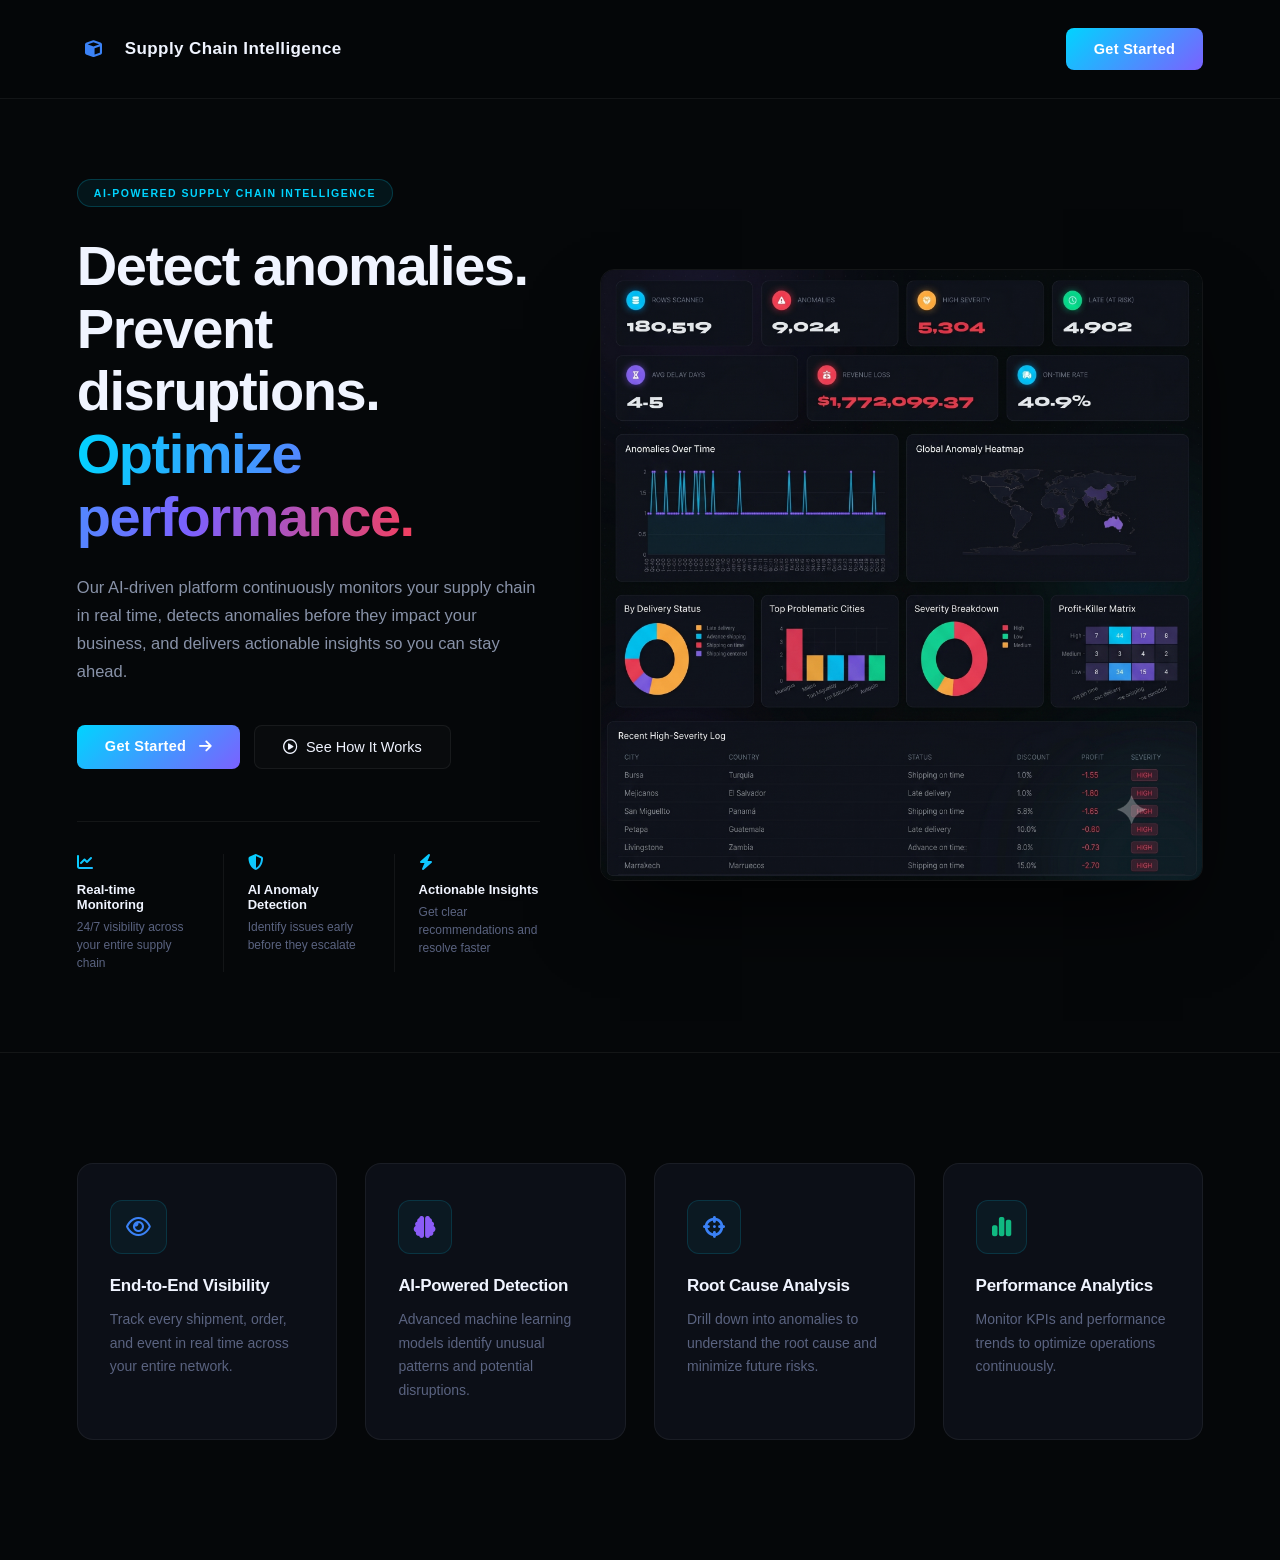
<file: frontend/index.html>
<!DOCTYPE html>
<html lang="en">
<head>
    <meta charset="UTF-8">
    <meta name="viewport" content="width=device-width, initial-scale=1.0">
    <title>Supply Chain Intelligence</title>
    <link rel="stylesheet" href="style.css">
    <!-- FontAwesome for the UI icons -->
    <link href="https://cdnjs.cloudflare.com/ajax/libs/font-awesome/6.4.0/css/all.min.css" rel="stylesheet">
</head>
<body>

    <!-- TOP NAVIGATION -->
    <nav class="navbar">
        <div class="logo">
            <div class="logo-icon">
                <i class="fa-solid fa-cube" style="color: #3B82F6; margin: auto; display: block; text-align: center; line-height: 28px;"></i>
            </div>
            Supply Chain Intelligence
        </div>
        <a href="dashboard.html" class="btn-primary">Get Started</a>
    </nav>

    <!-- DARK HERO SECTION -->
    <header class="hero">
        <div class="hero-content">
            <div class="badge">AI-POWERED SUPPLY CHAIN INTELLIGENCE</div>
            <h1>Detect anomalies.<br>Prevent disruptions.<br><span class="text-gradient">Optimize performance.</span></h1>
            <p>Our AI-driven platform continuously monitors your supply chain in real time, detects anomalies before they impact your business, and delivers actionable insights so you can stay ahead.</p>
            
            <div class="btn-group">
                <a href="dashboard.html" class="btn-primary">Get Started <i class="fa-solid fa-arrow-right" style="margin-left: 8px;"></i></a>
                <a href="how-it-works.html" class="btn-secondary"><i class="fa-regular fa-circle-play"></i> See How It Works</a>
            </div>

            <!-- Mini Features under buttons -->
            <div class="hero-mini-features">
                <div class="mini-feature">
                    <i class="fa-solid fa-chart-line"></i>
                    <h4>Real-time Monitoring</h4>
                    <p>24/7 visibility across your entire supply chain</p>
                </div>
                <div class="mini-feature">
                    <i class="fa-solid fa-shield-halved"></i>
                    <h4>AI Anomaly Detection</h4>
                    <p>Identify issues early before they escalate</p>
                </div>
                <div class="mini-feature">
                    <i class="fa-solid fa-bolt"></i>
                    <h4>Actionable Insights</h4>
                    <p>Get clear recommendations and resolve faster</p>
                </div>
            </div>
        </div>
        
        <div class="hero-image">
            <img src="assets/demo image.png" alt="Dashboard Mockup" class="mockup">
        </div>
    </header>

    <!-- WHITE FEATURES SECTION (Now with exactly 4 cards) -->
    <section class="white-section">
        <div class="features-grid">
            
            <div class="feature-card">
                <div class="icon" style="color: #3B82F6;"><i class="fa-regular fa-eye"></i></div>
                <h3>End-to-End Visibility</h3>
                <p>Track every shipment, order, and event in real time across your entire network.</p>
            </div>

            <div class="feature-card">
                <div class="icon" style="color: #8B5CF6;"><i class="fa-solid fa-brain"></i></div>
                <h3>AI-Powered Detection</h3>
                <p>Advanced machine learning models identify unusual patterns and potential disruptions.</p>
            </div>

            <div class="feature-card">
                <div class="icon" style="color: #3B82F6;"><i class="fa-solid fa-crosshairs"></i></div>
                <h3>Root Cause Analysis</h3>
                <p>Drill down into anomalies to understand the root cause and minimize future risks.</p>
            </div>

            <div class="feature-card">
                <div class="icon" style="color: #10B981;"><i class="fa-solid fa-chart-simple"></i></div>
                <h3>Performance Analytics</h3>
                <p>Monitor KPIs and performance trends to optimize operations continuously.</p>
            </div>

        </div>
    </section>

</body>
</html>
</file>
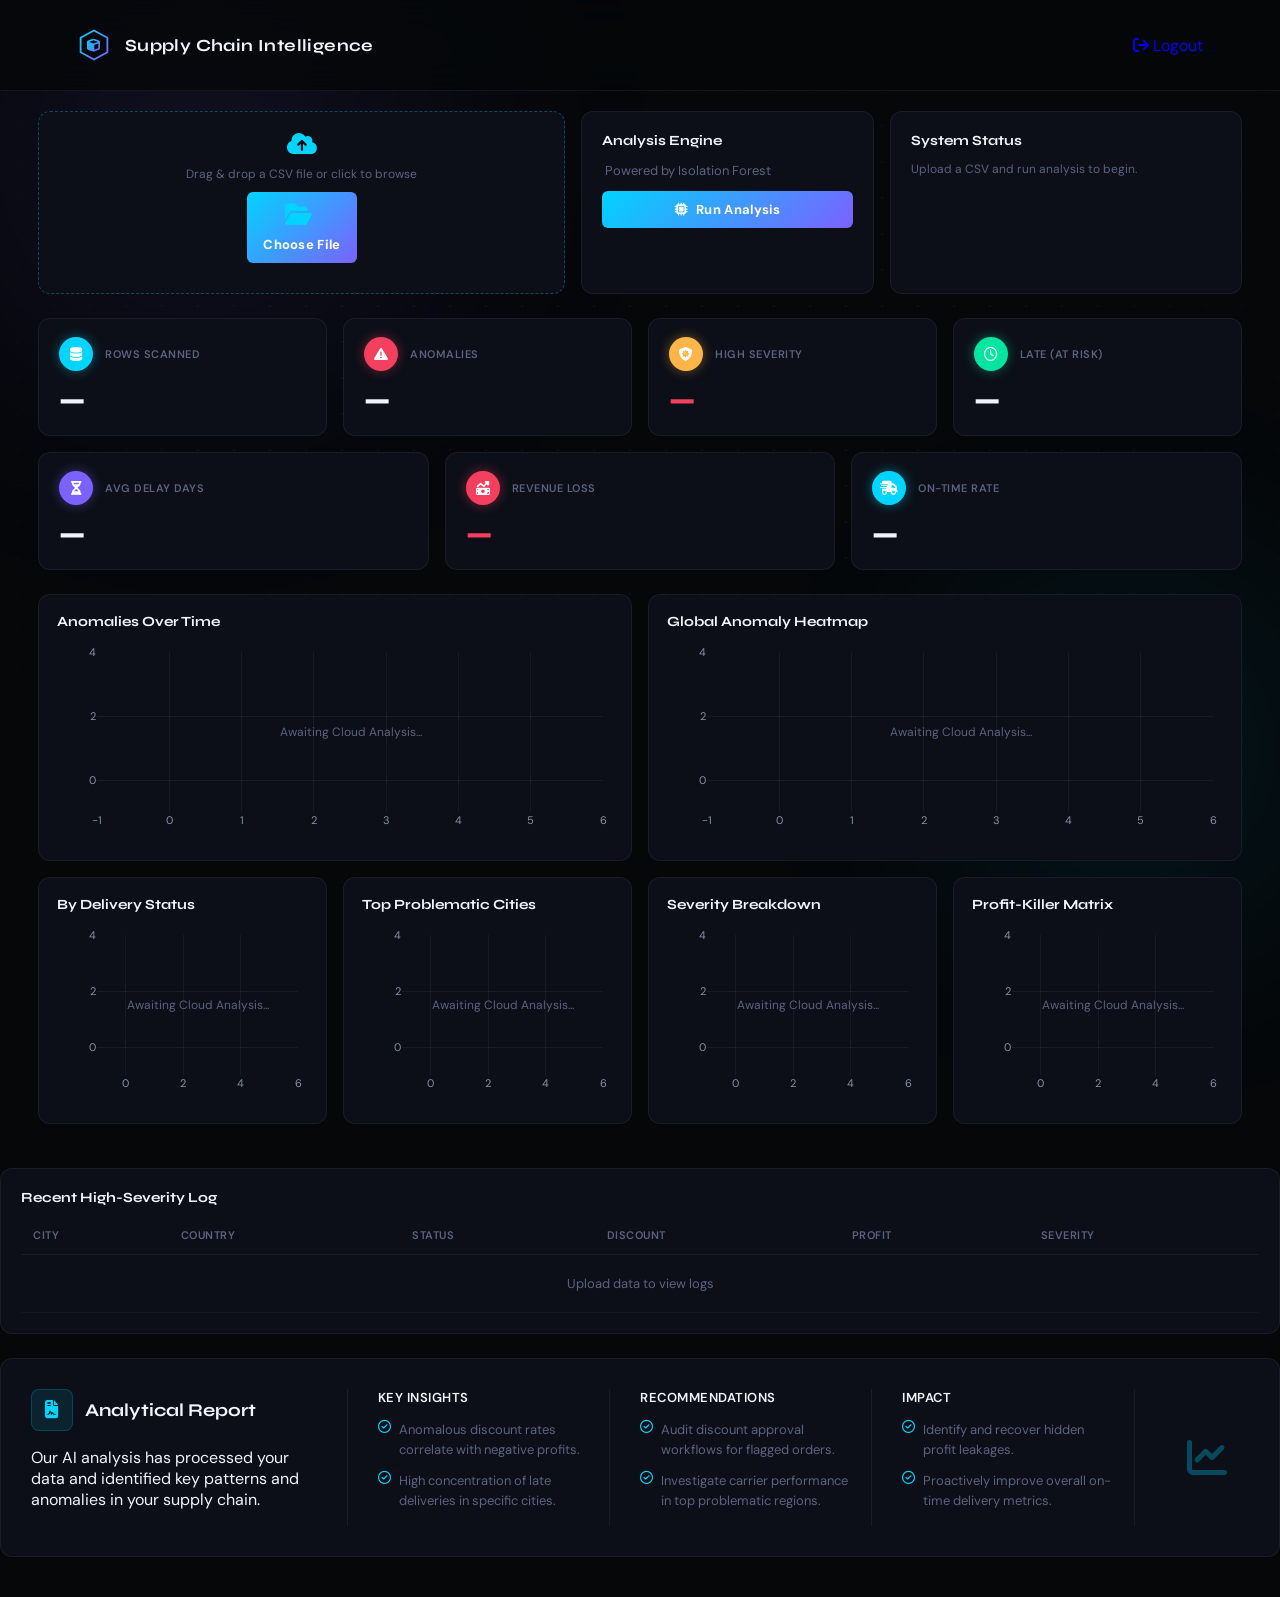
<file: frontend/dashboard.html>
<!DOCTYPE html>
<html lang="en">
<head>
    <meta charset="UTF-8">
    <meta name="viewport" content="width=device-width, initial-scale=1.0">
    <title>Dashboard — Supply Chain Intelligence</title>
    <link rel="stylesheet" href="style.css">
    <link href="https://cdnjs.cloudflare.com/ajax/libs/font-awesome/6.4.0/css/all.min.css" rel="stylesheet">
    <link href="https://fonts.googleapis.com/css2?family=Syne:wght@700;800&family=DM+Sans:wght@300;400;500;600&display=swap" rel="stylesheet">
    <script src="https://cdn.plot.ly/plotly-2.27.0.min.js"></script>
</head>
<body class="dashboard-body">

    <div class="bg-grid"></div>
    <div class="bg-orb orb-1"></div>
    <div class="bg-orb orb-2"></div>

    <nav class="navbar dashboard-nav">
        <div class="logo">
            <div class="logo-icon">
                <svg class="logo-hex" viewBox="0 0 28 28" fill="none" xmlns="http://www.w3.org/2000/svg">
                    <polygon points="14,2 25,8 25,20 14,26 3,20 3,8" stroke="url(#hexGradD)" stroke-width="1.5" fill="none"/>
                    <defs>
                        <linearGradient id="hexGradD" x1="0%" y1="0%" x2="100%" y2="100%">
                            <stop offset="0%" stop-color="#00D4FF"/>
                            <stop offset="100%" stop-color="#7B61FF"/>
                        </linearGradient>
                    </defs>
                </svg>
                <i class="fa-solid fa-cube logo-cube"></i>
            </div>
            Supply Chain Intelligence
        </div>
        <a href="index.html" class="logout-btn"><i class="fa-solid fa-arrow-right-from-bracket"></i> Logout</a>
    </nav>

    <div class="main-container">

        <div class="upload-section-dense">

            <div class="upload-box-dense" id="uploadBox">
                <i class="fa-solid fa-cloud-arrow-up"></i>
                <p>Drag & drop a CSV file or click to browse</p>
                <input type="file" id="csvFileInput" accept=".csv" style="display: none;">
                <button class="btn-primary btn-sm" onclick="document.getElementById('csvFileInput').click()">
                    <i class="fa-solid fa-folder-open" style="margin-right:6px;"></i>Choose File
                </button>
                <p id="fileNameDisplay"></p>
            </div>

            <div class="control-box-dense">
                <h3 class="panel-title">Analysis Engine</h3>
                <p style="font-size: 13px; color: var(--text-muted); margin-bottom: 12px; font-family: 'DM Sans', sans-serif;">
                    <i class="fa-solid fa-shield-check" style="color: var(--cyan);"></i> Powered by Isolation Forest
                </p>
                <button class="btn-primary btn-sm" id="analyzeBtn" style="width: 100%; margin-top: 10px; justify-content: center; display: flex; align-items: center; gap: 8px;">
                    <i class="fa-solid fa-microchip"></i> Run Analysis
                </button>
            </div>

            <div class="status-box-dense">
                <h3 class="panel-title">System Status</h3>
                <div id="loadingIndicator" style="display: none;">
                    <i class="fa-solid fa-circle-notch fa-spin"></i>
                    <span style="margin-left: 8px;">Processing rows...</span>
                </div>
                <div id="successIndicator" style="display: none;">
                    <p><i class="fa-solid fa-check-circle" style="color:var(--emerald); margin-right:6px;"></i>
                       <span style="color:var(--emerald);">Analysis Complete</span></p>
                    <div class="progress-bar-bg"><div class="progress-bar-fill"></div></div>
                </div>
                <p style="font-size:12px; color:var(--text-muted); margin:0;" id="statusIdle">Upload a CSV and run analysis to begin.</p>
            </div>

        </div>

        <div class="kpi-grid-dense">
            <div class="kpi-card-dense">
                <div class="kpi-header-dense">
                    <div class="kpi-icon-dense blue"><i class="fa-solid fa-database"></i></div>
                    <span>Rows Scanned</span>
                </div>
                <div class="kpi-value-dense" id="kpi-total">—</div>
            </div>
            <div class="kpi-card-dense">
                <div class="kpi-header-dense">
                    <div class="kpi-icon-dense red"><i class="fa-solid fa-triangle-exclamation"></i></div>
                    <span>Anomalies</span>
                </div>
                <div class="kpi-value-dense" id="kpi-anomalies">—</div>
            </div>
            <div class="kpi-card-dense">
                <div class="kpi-header-dense">
                    <div class="kpi-icon-dense yellow"><i class="fa-solid fa-shield-virus"></i></div>
                    <span>High Severity</span>
                </div>
                <div class="kpi-value-dense red-text" id="kpi-severity">—</div>
            </div>
            <div class="kpi-card-dense">
                <div class="kpi-header-dense">
                    <div class="kpi-icon-dense green"><i class="fa-regular fa-clock"></i></div>
                    <span>Late (At Risk)</span>
                </div>
                <div class="kpi-value-dense" id="kpi-late">—</div>
            </div>
            <div class="kpi-card-dense">
                <div class="kpi-header-dense">
                    <div class="kpi-icon-dense" style="background:var(--violet); box-shadow: 0 0 12px rgba(123,97,255,0.45);"><i class="fa-solid fa-hourglass-half"></i></div>
                    <span>Avg Delay Days</span>
                </div>
                <div class="kpi-value-dense" id="kpi-delay">—</div>
            </div>
            <div class="kpi-card-dense">
                <div class="kpi-header-dense">
                    <div class="kpi-icon-dense" style="background:var(--crimson); box-shadow: 0 0 12px rgba(244,63,94,0.45);"><i class="fa-solid fa-money-bill-trend-up"></i></div>
                    <span>Revenue Loss</span>
                </div>
                <div class="kpi-value-dense red-text" id="kpi-revenue">—</div>
            </div>
            <div class="kpi-card-dense">
                <div class="kpi-header-dense">
                    <div class="kpi-icon-dense" style="background:var(--cyan); box-shadow: 0 0 12px rgba(0,212,255,0.45);"><i class="fa-solid fa-truck-fast"></i></div>
                    <span>On-Time Rate</span>
                </div>
                <div class="kpi-value-dense" id="kpi-ontime">—</div>
            </div>
        </div>

        <div class="charts-grid-dense">
            <div class="chart-box-dense col-span-2">
                <h3 class="chart-title-dense">Anomalies Over Time</h3>
                <div id="timeChart" style="height: 200px;"></div>
            </div>
            <div class="chart-box-dense col-span-2">
                <h3 class="chart-title-dense">Global Anomaly Heatmap</h3>
                <div id="mapChart" style="height: 200px;"></div>
            </div>
            <div class="chart-box-dense">
                <h3 class="chart-title-dense">By Delivery Status</h3>
                <div id="donutChart" style="height: 180px;"></div>
            </div>
            <div class="chart-box-dense">
                <h3 class="chart-title-dense">Top Problematic Cities</h3>
                <div id="barChart" style="height: 180px;"></div>
            </div>
            <div class="chart-box-dense">
                <h3 class="chart-title-dense">Severity Breakdown</h3>
                <div id="severityChart" style="height: 180px;"></div>
            </div>

            <div class="chart-box-dense">
                <h3 class="chart-title-dense">Profit-Killer Matrix</h3>
                <div id="matrixChart" style="height: 180px;"></div>
            </div>
        </div>
    </div>

        <div class="table-box-dense">
            <h3 class="chart-title-dense" style="margin-bottom:10px;">Recent High-Severity Log</h3>
            <table class="data-table-dense">
                <thead>
                    <tr>
                        <th>City</th>
                        <th>Country</th>
                        <th>Status</th>
                        <th>Discount</th>
                        <th>Profit</th>
                        <th>Severity</th>
                    </tr>
                </thead>
                <tbody id="tableBody">
                    <tr><td colspan="6" style="text-align:center; color:var(--text-muted); padding:20px;">Upload data to view logs</td></tr>
                </tbody>
            </table>
        </div>

        <div class="report-summary-box">
            <div class="report-col info-col">
                <div class="report-header">
                    <div class="report-icon"><i class="fa-solid fa-file-contract"></i></div>
                    <h3>Analytical Report</h3>
                </div>
                <p>Our AI analysis has processed your data and identified key patterns and anomalies in your supply chain.</p>
            </div>
            <div class="report-col">
                <h4>Key Insights</h4>
                <ul class="report-list">
                    <li><i class="fa-regular fa-circle-check text-blue"></i> Anomalous discount rates correlate with negative profits.</li>
                    <li><i class="fa-regular fa-circle-check text-blue"></i> High concentration of late deliveries in specific cities.</li>
                </ul>
            </div>
            <div class="report-col">
                <h4>Recommendations</h4>
                <ul class="report-list">
                    <li><i class="fa-regular fa-circle-check text-blue"></i> Audit discount approval workflows for flagged orders.</li>
                    <li><i class="fa-regular fa-circle-check text-blue"></i> Investigate carrier performance in top problematic regions.</li>
                </ul>
            </div>
            <div class="report-col">
                <h4>Impact</h4>
                <ul class="report-list">
                    <li><i class="fa-regular fa-circle-check text-blue"></i> Identify and recover hidden profit leakages.</li>
                    <li><i class="fa-regular fa-circle-check text-blue"></i> Proactively improve overall on-time delivery metrics.</li>
                </ul>
            </div>
            <div class="report-col decoration-col">
                <div class="deco-icon-wrap">
                    <i class="fa-solid fa-chart-line"></i>
                </div>
            </div>
        </div>

    </div><script src="script.js"></script>
</body>
</html>
</file>
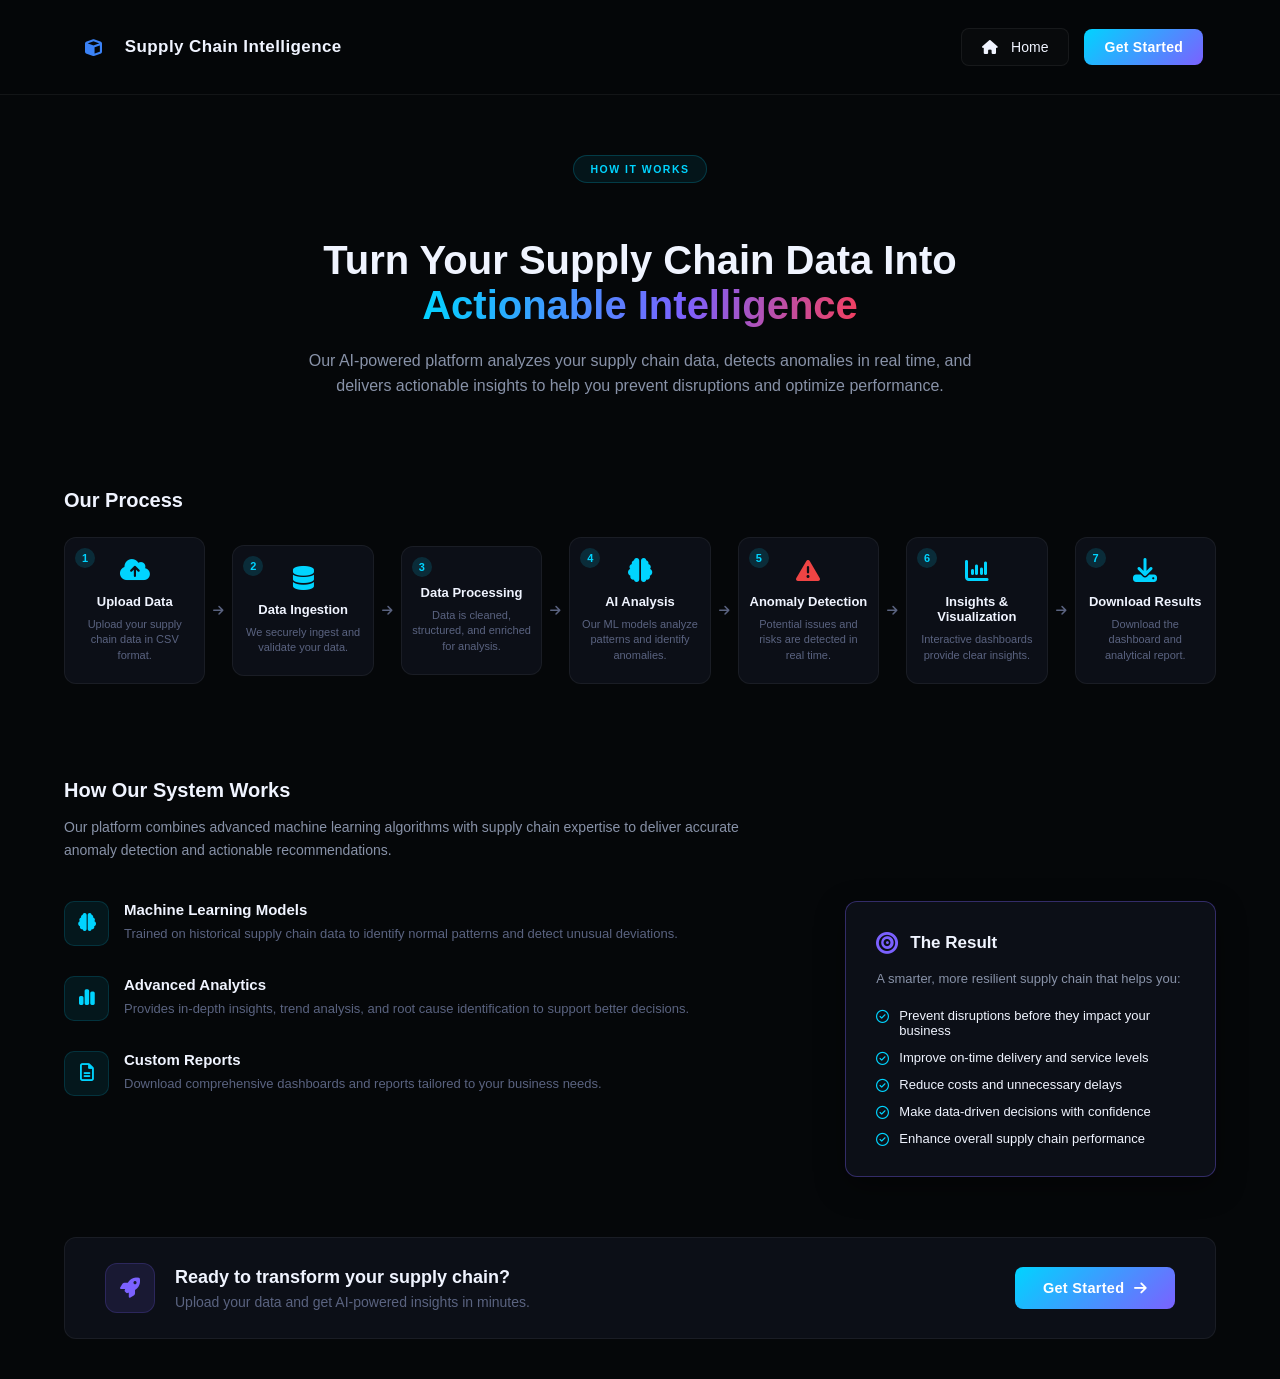
<file: frontend/how-it-works.html>
<!DOCTYPE html>
<html lang="en">
<head>
    <meta charset="UTF-8">
    <meta name="viewport" content="width=device-width, initial-scale=1.0">
    <title>How It Works - Supply Chain Intelligence</title>
    <link rel="stylesheet" href="style.css">
    <link href="https://cdnjs.cloudflare.com/ajax/libs/font-awesome/6.4.0/css/all.min.css" rel="stylesheet">
</head>
<body>

    <!-- TOP NAVIGATION -->
    <nav class="navbar dashboard-nav">
        <div class="logo">
            <div class="logo-icon"><i class="fa-solid fa-cube" style="color: #3B82F6;"></i></div>
            Supply Chain Intelligence
        </div>
        
        <!-- Action Buttons Group -->
        <div style="display: flex; gap: 15px; align-items: center;">
            <a href="index.html" class="btn-secondary" style="padding: 10px 20px; font-size: 14px;"><i class="fa-solid fa-house" style="margin-right: 5px;"></i> Home</a>
            <a href="dashboard.html" class="btn-primary" style="padding: 10px 20px; font-size: 14px;">Get Started</a>
        </div>
    </nav>

    <!-- HEADER SECTION -->
    <header class="hiw-header">
        <div class="badge">HOW IT WORKS</div>
        <h1>Turn Your Supply Chain Data Into<br><span class="text-gradient">Actionable Intelligence</span></h1>
        <p>Our AI-powered platform analyzes your supply chain data, detects anomalies in real time, and delivers actionable insights to help you prevent disruptions and optimize performance.</p>
    </header>

    <!-- OUR PROCESS (7-STEP TRACK) -->
    <section class="hiw-section">
        <h3>Our Process</h3>
        <div class="process-track">
            
            <div class="process-card">
                <div class="step-num">1</div>
                <i class="fa-solid fa-cloud-arrow-up text-blue"></i>
                <h4>Upload Data</h4>
                <p>Upload your supply chain data in CSV format.</p>
            </div>
            <div class="step-arrow"><i class="fa-solid fa-arrow-right"></i></div>

            <div class="process-card">
                <div class="step-num">2</div>
                <i class="fa-solid fa-database text-blue"></i>
                <h4>Data Ingestion</h4>
                <p>We securely ingest and validate your data.</p>
            </div>
            <div class="step-arrow"><i class="fa-solid fa-arrow-right"></i></div>

            <div class="process-card">
                <div class="step-num">3</div>
                <i class="fa-solid fa-file-magnifying-glass text-blue"></i>
                <h4>Data Processing</h4>
                <p>Data is cleaned, structured, and enriched for analysis.</p>
            </div>
            <div class="step-arrow"><i class="fa-solid fa-arrow-right"></i></div>

            <div class="process-card">
                <div class="step-num">4</div>
                <i class="fa-solid fa-brain text-blue"></i>
                <h4>AI Analysis</h4>
                <p>Our ML models analyze patterns and identify anomalies.</p>
            </div>
            <div class="step-arrow"><i class="fa-solid fa-arrow-right"></i></div>

            <div class="process-card">
                <div class="step-num">5</div>
                <i class="fa-solid fa-triangle-exclamation" style="color: #EF4444;"></i>
                <h4>Anomaly Detection</h4>
                <p>Potential issues and risks are detected in real time.</p>
            </div>
            <div class="step-arrow"><i class="fa-solid fa-arrow-right"></i></div>

            <div class="process-card">
                <div class="step-num">6</div>
                <i class="fa-solid fa-chart-column text-blue"></i>
                <h4>Insights & Visualization</h4>
                <p>Interactive dashboards provide clear insights.</p>
            </div>
            <div class="step-arrow"><i class="fa-solid fa-arrow-right"></i></div>

            <div class="process-card">
                <div class="step-num">7</div>
                <i class="fa-solid fa-download text-blue"></i>
                <h4>Download Results</h4>
                <p>Download the dashboard and analytical report.</p>
            </div>

        </div>
    </section>

    <!-- SYSTEM DETAILS SECTION -->
    <section class="hiw-section">
        <div class="system-header">
            <h3>How Our System Works</h3>
            <p>Our platform combines advanced machine learning algorithms with supply chain expertise to deliver accurate anomaly detection and actionable recommendations.</p>
        </div>
        
        <div class="system-grid">
            <!-- Left: Features Grid (Updated to 3 Items) -->
            <div class="system-features">
                <div class="sys-feature">
                    <div class="sys-icon"><i class="fa-solid fa-brain"></i></div>
                    <div class="sys-text">
                        <h4>Machine Learning Models</h4>
                        <p>Trained on historical supply chain data to identify normal patterns and detect unusual deviations.</p>
                    </div>
                </div>
                
                <div class="sys-feature">
                    <div class="sys-icon"><i class="fa-solid fa-chart-simple"></i></div>
                    <div class="sys-text">
                        <h4>Advanced Analytics</h4>
                        <p>Provides in-depth insights, trend analysis, and root cause identification to support better decisions.</p>
                    </div>
                </div>
                
                <div class="sys-feature">
                    <div class="sys-icon"><i class="fa-regular fa-file-lines"></i></div>
                    <div class="sys-text">
                        <h4>Custom Reports</h4>
                        <p>Download comprehensive dashboards and reports tailored to your business needs.</p>
                    </div>
                </div>
            </div>

            <!-- Right: The Result Card -->
            <div class="system-result-card">
                <div class="result-header">
                    <i class="fa-solid fa-bullseye"></i> <h4>The Result</h4>
                </div>
                <p>A smarter, more resilient supply chain that helps you:</p>
                <ul class="result-list">
                    <li><i class="fa-regular fa-circle-check"></i> Prevent disruptions before they impact your business</li>
                    <li><i class="fa-regular fa-circle-check"></i> Improve on-time delivery and service levels</li>
                    <li><i class="fa-regular fa-circle-check"></i> Reduce costs and unnecessary delays</li>
                    <li><i class="fa-regular fa-circle-check"></i> Make data-driven decisions with confidence</li>
                    <li><i class="fa-regular fa-circle-check"></i> Enhance overall supply chain performance</li>
                </ul>
            </div>
        </div>
    </section>

    <!-- BOTTOM CTA -->
    <section class="hiw-section">
        <div class="hiw-cta">
            <div class="cta-content">
                <div class="cta-icon"><i class="fa-solid fa-rocket"></i></div>
                <div>
                    <h3>Ready to transform your supply chain?</h3>
                    <p>Upload your data and get AI-powered insights in minutes.</p>
                </div>
            </div>
            <a href="dashboard.html" class="btn-primary">Get Started <i class="fa-solid fa-arrow-right" style="margin-left: 5px;"></i></a>
        </div>
    </section>

</body>
</html>
</file>
<file: frontend/style.css>
/* ============================================================
   SUPPLY CHAIN INTELLIGENCE — OBSIDIAN OPS THEME
   Aesthetic: Deep black + neon cyan/violet, cinematic scanlines, 
   geometric corner accents, CSS-only animations. 
   Font pairing: Syne (display) + DM Sans (body).
   ============================================================ */

/* --- DESIGN TOKENS --- */
:root {
    /* Core palette */
    --bg-void:    #050709;          
    --bg-surface: #0C0F17;          
    --bg-raised:  #111520;          

    /* Neon accents */
    --cyan:     #00D4FF;
    --violet:   #7B61FF;
    --crimson:  #F43F5E;
    --emerald:  #00E5A0;
    --amber:    #FFB547;

    /* Neon glow aliases */
    --glow-cyan:   rgba(0, 212, 255, 0.35);
    --glow-violet: rgba(123, 97, 255, 0.35);

    /* Text */
    --text-primary: #F0F4FF;
    --text-mid:     #8892A8;
    --text-muted:   #5A6380;

    /* Borders */
    --border-subtle: rgba(255,255,255,0.06);

    /* Transition */
    --ease: cubic-bezier(0.23, 1, 0.32, 1);

    /* Legacy aliases mapped to Obsidian */
    --bg-dark: var(--bg-void);
    --bg-panel: var(--bg-surface);
    --bg-card: var(--bg-raised);
    --text-light: var(--text-primary);
    --border: var(--border-subtle);
    --accent-blue: var(--cyan);
}

/* --- RESET & BASE --- */
*, *::before, *::after { box-sizing: border-box; }

body {
    margin: 0;
    font-family: 'DM Sans', -apple-system, sans-serif;
    background-color: var(--bg-void);
    color: var(--text-primary);
    overflow-x: hidden;
    -webkit-font-smoothing: antialiased;
}

a { text-decoration: none; }

/* ============================================================
   BACKGROUND ATMOSPHERE (Global)
   ============================================================ */

.bg-grid {
    position: fixed; inset: 0; z-index: 0; pointer-events: none;
    background-image: radial-gradient(circle, rgba(255,255,255,0.035) 1px, transparent 1px);
    background-size: 36px 36px;
    mask-image: radial-gradient(ellipse 80% 80% at 50% 50%, black 40%, transparent 100%);
}

.bg-orb {
    position: fixed; border-radius: 50%; pointer-events: none; z-index: 0;
    filter: blur(120px); opacity: 0.15;
    animation: orbFloat 18s ease-in-out infinite alternate;
}
.orb-1 {
    width: 700px; height: 700px;
    background: radial-gradient(circle, var(--violet), transparent 70%);
    top: -200px; left: -150px;
    animation-delay: 0s;
}
.orb-2 {
    width: 500px; height: 500px;
    background: radial-gradient(circle, var(--cyan), transparent 70%);
    bottom: -100px; right: -100px;
    animation-delay: -6s;
}

@keyframes orbFloat {
    0%   { transform: translate(0, 0) scale(1); }
    50%  { transform: translate(40px, -30px) scale(1.05); }
    100% { transform: translate(-20px, 25px) scale(0.97); }
}

nav, header, section, .main-container { position: relative; z-index: 1; }

/* ============================================================
   BUTTONS
   ============================================================ */

.btn-primary {
    position: relative; overflow: hidden;
    background: linear-gradient(135deg, var(--cyan) 0%, var(--violet) 100%);
    color: #fff; border: none;
    padding: 13px 28px; border-radius: 8px;
    cursor: pointer; font-weight: 700;
    font-family: 'DM Sans', sans-serif; font-size: 14.5px;
    letter-spacing: 0.3px;
    transition: box-shadow 0.35s var(--ease), transform 0.25s var(--ease);
    white-space: nowrap;
}
.btn-primary::before {
    content: ''; position: absolute; inset: 0;
    background: linear-gradient(135deg, rgba(255,255,255,0.15), transparent);
    opacity: 0; transition: opacity 0.3s;
}
.btn-primary:hover {
    box-shadow: 0 0 25px var(--glow-cyan), 0 0 40px rgba(123,97,255,0.2);
    transform: translateY(-2px);
}
.btn-primary:hover::before { opacity: 1; }
.btn-primary:active { transform: translateY(0); }

.btn-secondary {
    background: rgba(255,255,255,0.02);
    color: var(--text-primary);
    padding: 13px 28px; border-radius: 8px;
    font-weight: 500; font-family: 'DM Sans', sans-serif; font-size: 14.5px;
    border: 1px solid var(--border-subtle);
    transition: border-color 0.3s, background 0.3s, box-shadow 0.3s, color 0.3s;
    display: flex; align-items: center; gap: 8px;
}
.btn-secondary:hover {
    border-color: rgba(0,212,255,0.4); background: rgba(0,212,255,0.05);
    box-shadow: 0 0 20px rgba(0,212,255,0.08); color: var(--cyan);
}

/* ============================================================
   NAVIGATION
   ============================================================ */

.navbar {
    display: flex; justify-content: space-between; align-items: center;
    padding: 28px 6%; max-width: 1600px; margin: 0 auto;
    position: sticky; top: 0; z-index: 100;
    background: rgba(5,7,9,0.75); backdrop-filter: blur(18px);
    border-bottom: 1px solid var(--border-subtle);
}

.logo {
    font-family: 'Syne', sans-serif; font-size: 17px; font-weight: 700;
    letter-spacing: 0.4px; display: flex; align-items: center; gap: 14px;
    color: var(--text-primary);
}
.logo-icon { width: 34px; height: 34px; display: flex; justify-content: center; align-items: center; position: relative; }
.logo-hex { position: absolute; inset: 0; width: 100%; height: 100%; animation: hexSpin 12s linear infinite; }
@keyframes hexSpin { from { transform: rotate(0deg); } to { transform: rotate(360deg); } }
.logo-cube {
    font-size: 13px;
    background: linear-gradient(135deg, var(--cyan), var(--violet));
    background-clip: text;
    -webkit-background-clip: text; 
    -webkit-text-fill-color: transparent;
    position: relative; z-index: 1;
}

/* ============================================================
   DASHBOARD STRUCTURAL GRID (RESTORED)
   ============================================================ */

.main-container { padding: 20px 3%; max-width: 1900px; margin: 0 auto; }

/* 1. Upload Row (3 Columns) */
.upload-section-dense { 
    display: grid; 
    grid-template-columns: 1.8fr 1fr 1.2fr; 
    gap: 16px; 
    margin-bottom: 24px; 
}
.upload-box-dense, .control-box-dense, .status-box-dense {
    background: var(--bg-surface); 
    border: 1px solid var(--border-subtle); 
    border-radius: 12px; 
    padding: 20px;
}
.upload-box-dense { text-align: center; border: 1px dashed rgba(0,212,255,0.3); }
.upload-box-dense i { font-size: 24px; color: var(--cyan); margin-bottom: 10px; display: block; }
.upload-box-dense p { font-size: 12px; color: var(--text-muted); margin: 0 0 10px 0; }
.panel-title { font-family: 'Syne', sans-serif; font-size: 14px; margin: 0 0 12px 0; color: var(--text-primary); }
.btn-sm { padding: 10px 16px; font-size: 13px; border-radius: 6px; }
.progress-bar-bg { width: 100%; height: 4px; background: var(--bg-raised); border-radius: 2px; margin-top: 10px; overflow: hidden; }
.progress-bar-fill { width: 100%; height: 100%; background: linear-gradient(90deg, var(--cyan), var(--violet)); border-radius: 2px; animation: progressPulse 1.5s ease-in-out infinite; }
@keyframes progressPulse { 0%,100% { opacity: 1; } 50% { opacity: 0.5; } }

/* 2. KPI Grid (7 Items - Auto Wrap) */
.kpi-grid-dense { 
    display: flex; 
    flex-wrap: wrap; 
    gap: 16px; 
    margin-bottom: 24px; 
}
.kpi-card-dense { 
    flex: 1 1 calc(25% - 16px); /* Forces 4 cards on row 1, 3 on row 2 */
    min-width: 220px;
    background: var(--bg-surface); 
    border: 1px solid var(--border-subtle); 
    padding: 18px 20px; 
    border-radius: 12px; 
    transition: transform 0.3s var(--ease), border-color 0.3s;
}
.kpi-card-dense:hover { transform: translateY(-4px); border-color: rgba(0,212,255,0.3); }
.kpi-header-dense { display: flex; align-items: center; gap: 12px; margin-bottom: 12px; font-size: 11px; font-weight: 600; color: var(--text-muted); text-transform: uppercase; letter-spacing: 0.5px; }
.kpi-icon-dense { width: 34px; height: 34px; border-radius: 50%; display: flex; align-items: center; justify-content: center; font-size: 14px; color: #fff; }
.kpi-icon-dense.blue { background: var(--cyan); box-shadow: 0 0 12px rgba(0,212,255,0.4); }
.kpi-icon-dense.red { background: var(--crimson); box-shadow: 0 0 12px rgba(244,63,94,0.4); }
.kpi-icon-dense.yellow { background: var(--amber); box-shadow: 0 0 12px rgba(255,181,71,0.4); }
.kpi-icon-dense.green { background: var(--emerald); box-shadow: 0 0 12px rgba(0,229,160,0.4); }
.kpi-value-dense { font-family: 'Syne', sans-serif; font-size: 28px; font-weight: 800; color: var(--text-primary); }
.red-text { color: var(--crimson) !important; }

/* 3. Charts Grid (4 Columns) */
.charts-grid-dense { 
    display: grid; 
    grid-template-columns: repeat(4, 1fr); 
    gap: 16px; 
    margin-bottom: 24px; 
}
.col-span-2 { grid-column: span 2; }
.chart-box-dense { 
    background: var(--bg-surface); 
    border: 1px solid var(--border-subtle); 
    border-radius: 12px; 
    padding: 18px; 
}
.chart-title-dense { font-family: 'Syne', sans-serif; font-size: 14px; margin: 0 0 12px 0; color: var(--text-primary); }

/* 4. Data Table */
.table-box-dense { 
    background: var(--bg-surface); 
    border: 1px solid var(--border-subtle); 
    border-radius: 12px; 
    padding: 20px; 
    overflow-x: auto; 
    margin-bottom: 24px; 
}
.data-table-dense { width: 100%; border-collapse: collapse; font-size: 13px; }
.data-table-dense th { padding: 12px; text-align: left; border-bottom: 1px solid var(--border-subtle); color: var(--text-muted); font-weight: 600; text-transform: uppercase; font-size: 11px; letter-spacing: 0.5px; }
.data-table-dense td { padding: 12px; border-bottom: 1px solid rgba(255,255,255,0.03); color: var(--text-mid); }
.badge-severity-high { background: rgba(244,63,94,0.15); color: var(--crimson); padding: 4px 10px; border-radius: 4px; font-size: 11px; font-weight: bold; border: 1px solid rgba(244,63,94,0.3); }
.badge-severity-med  { background: rgba(255,181,71,0.15); color: var(--amber);   border: 1px solid rgba(255,181,71,0.3); padding: 4px 10px; border-radius: 4px; font-size: 11px; font-weight: bold; }
.badge-severity-low  { background: rgba(0,229,160,0.12);  color: var(--emerald); border: 1px solid rgba(0,229,160,0.3);  padding: 4px 10px; border-radius: 4px; font-size: 11px; font-weight: bold; }

/* 5. Analytical Report */
.report-summary-box { 
    background: var(--bg-surface); 
    border: 1px solid var(--border-subtle); 
    border-radius: 12px; 
    padding: 30px; 
    display: flex; 
    align-items: stretch; 
    gap: 30px; 
    margin-bottom: 40px; 
}
.report-col { flex: 1; border-right: 1px solid var(--border-subtle); padding-right: 20px; }
.report-col:last-child, .decoration-col { border-right: none; padding-right: 0; }
.info-col { flex: 1.4; }
.decoration-col { flex: 0.4; display: flex; align-items: center; justify-content: center; font-size: 40px; color: var(--cyan); opacity: 0.3; animation: pulseGlow 3s infinite alternate; }
@keyframes pulseGlow { from { opacity: 0.2; } to { opacity: 0.6; filter: drop-shadow(0 0 10px var(--cyan)); } }
.report-header { display: flex; align-items: center; gap: 12px; margin-bottom: 16px; }
.report-icon { background: rgba(0,212,255,0.1); width: 42px; height: 42px; border-radius: 8px; display: flex; align-items: center; justify-content: center; color: var(--cyan); border: 1px solid rgba(0,212,255,0.2); font-size: 18px; }
.report-col h3 { font-family: 'Syne', sans-serif; font-size: 18px; margin: 0; color: var(--text-primary); }
.report-col h4 { font-size: 13px; text-transform: uppercase; margin: 0 0 14px 0; color: var(--text-primary); font-weight: 600; letter-spacing: 0.5px;}
.report-list { list-style: none; padding: 0; margin: 0; display: flex; flex-direction: column; gap: 12px; }
.report-list li { font-size: 13px; color: var(--text-muted); display: flex; gap: 8px; line-height: 1.5; }
.text-blue { color: var(--cyan) !important; }

/* ============================================================
   HERO SECTION (index.html)
   ============================================================ */
.hero { display: flex; align-items: center; justify-content: space-between; padding: 80px 6%; max-width: 1600px; margin: 0 auto; min-height: 88vh; gap: 60px; }
.hero-content { flex: 1; max-width: 620px; }
.hero-image   { flex: 1.3; display: flex; justify-content: flex-end; }
.badge { display: inline-flex; align-items: center; gap: 8px; background: rgba(0, 212, 255, 0.07); color: var(--cyan); padding: 7px 16px; border-radius: 100px; font-size: 10.5px; font-weight: 700; letter-spacing: 1.5px; border: 1px solid rgba(0,212,255,0.2); margin-bottom: 28px; }
.hero h1 { font-family: 'Syne', sans-serif; font-size: 56px; line-height: 1.12; margin: 0 0 24px 0; font-weight: 800; color: var(--text-primary); letter-spacing: -1.5px; }
.text-gradient { background: linear-gradient(100deg, var(--cyan) 0%, var(--violet) 60%, var(--crimson) 100%); background-clip: text; -webkit-background-clip: text; -webkit-text-fill-color: transparent; }
.hero > .hero-content > p { font-size: 16.5px; color: var(--text-mid); line-height: 1.7; margin-bottom: 40px; max-width: 520px; font-weight: 300; }
.btn-group { display: flex; gap: 14px; margin-bottom: 52px; flex-wrap: wrap; }
.hero-mini-features { display: flex; gap: 0; border-top: 1px solid var(--border-subtle); padding-top: 32px; }
.mini-feature { flex: 1; padding-right: 24px; border-right: 1px solid var(--border-subtle); margin-right: 24px; }
.mini-feature:last-child { border-right: none; margin-right: 0; padding-right: 0; }
.mini-feature i { font-size: 16px; background: linear-gradient(135deg, var(--cyan), var(--violet)); background-clip: text; -webkit-background-clip: text; -webkit-text-fill-color: transparent; margin-bottom: 12px; display: block; }
.mini-feature h4 { margin: 0 0 6px 0; font-size: 13px; color: var(--text-primary); font-weight: 600; }
.mini-feature p  { margin: 0; font-size: 12px; color: var(--text-muted); line-height: 1.5; font-weight: 300; }
.mockup { width: 100%; border-radius: 14px; border: 1px solid var(--border-subtle); box-shadow: 0 40px 80px -20px rgba(0,0,0,0.8); }

/* ============================================================
   WHITE FEATURES SECTION (Now Obsidian Dark)
   ============================================================ */
.white-section { background: transparent; color: var(--text-primary); padding: 110px 6% 120px; border-top: 1px solid var(--border-subtle); position: relative; overflow: hidden; }
.features-grid { display: grid; grid-template-columns: repeat(auto-fit, minmax(260px, 1fr)); gap: 28px; max-width: 1300px; margin: 0 auto; position: relative; z-index: 1; }
.feature-card { background: var(--bg-surface); padding: 36px 32px; border-radius: 16px; border: 1px solid var(--border-subtle); transition: transform 0.4s var(--ease), box-shadow 0.4s var(--ease), border-color 0.4s; }
.feature-card:hover { transform: translateY(-8px) scale(1.01); border-color: rgba(0, 212, 255, 0.3); box-shadow: 0 15px 35px rgba(0,0,0,0.5), 0 0 20px rgba(0,212,255,0.05); }
.icon { font-size: 22px; padding: 15px; border-radius: 12px; background: rgba(0,212,255,0.05); color: var(--cyan); border: 1px solid rgba(0,212,255,0.15); display: inline-flex; justify-content: center; align-items: center; transition: transform 0.35s var(--ease); }
.feature-card:hover .icon { transform: scale(1.1) rotate(-5deg); background: rgba(0,212,255,0.12); box-shadow: 0 0 15px rgba(0,212,255,0.2); }
.feature-card h3 { font-family: 'Syne', sans-serif; margin: 22px 0 12px 0; font-size: 17px; font-weight: 700; color: var(--text-primary); letter-spacing: -0.3px; }
.feature-card p { color: var(--text-muted); font-size: 14px; line-height: 1.7; margin: 0; font-weight: 300; }

/* ============================================================
   HOW IT WORKS PAGE
   ============================================================ */
.hiw-header { text-align: center; padding: 60px 5% 30px; max-width: 800px; margin: 0 auto; }
.hiw-header h1 { font-family: 'Syne', sans-serif; font-size: 40px; margin-bottom: 20px; color: var(--text-primary); font-weight: 800; }
.hiw-header p { color: var(--text-mid); line-height: 1.6; font-size: 16px; margin-bottom: 20px; font-weight: 300;}
.hiw-section { max-width: 1500px; margin: 0 auto; padding: 20px 5% 40px; }
.hiw-section > h3 { color: var(--text-primary); font-size: 20px; margin-bottom: 25px; font-family: 'Syne', sans-serif; }
.process-track { display: flex; align-items: center; justify-content: space-between; gap: 8px; padding-bottom: 15px; width: 100%; }
.process-card { background: var(--bg-surface); border: 1px solid var(--border-subtle); border-radius: 12px; padding: 20px 10px; text-align: center; flex: 1; min-width: 0; position: relative; transition: border-color 0.3s, transform 0.3s var(--ease); }
.process-card:hover { border-color: rgba(0,212,255,0.4); transform: translateY(-4px); box-shadow: 0 10px 20px rgba(0,0,0,0.5); }
.process-card i { font-size: 24px; margin-bottom: 12px; color: var(--cyan); }
.process-card h4 { color: var(--text-primary); font-size: 13px; margin: 0 0 8px 0; font-weight: 600; }
.process-card p { color: var(--text-muted); font-size: 11px; line-height: 1.4; margin: 0; }
.step-num { position: absolute; top: 10px; left: 10px; background: rgba(0,212,255,0.15); color: var(--cyan); width: 20px; height: 20px; border-radius: 50%; display: flex; align-items: center; justify-content: center; font-size: 11px; font-weight: bold; }
.step-arrow { color: var(--text-muted); font-size: 12px; flex-shrink: 0; }

.system-header { max-width: 700px; margin-bottom: 40px; }
.system-header h3 { color: var(--text-primary); font-size: 20px; margin-bottom: 10px; font-family: 'Syne', sans-serif; }
.system-header p { color: var(--text-mid); font-size: 14px; line-height: 1.6; }
.system-grid { display: grid; grid-template-columns: 2fr 1fr; gap: 40px; }
.system-features { display: flex; flex-direction: column; gap: 30px; }
.sys-feature { display: flex; gap: 15px; }
.sys-icon { background: rgba(0,212,255,0.08); color: var(--cyan); width: 45px; height: 45px; border-radius: 10px; display: flex; align-items: center; justify-content: center; font-size: 18px; flex-shrink: 0; border: 1px solid rgba(0,212,255,0.15); }
.sys-text h4 { color: var(--text-primary); font-size: 15px; margin: 0 0 6px 0; font-weight: 600; }
.sys-text p { color: var(--text-muted); font-size: 13px; line-height: 1.5; margin: 0; }

.system-result-card { background: var(--bg-surface); border: 1px solid rgba(123,97,255,0.35); border-radius: 12px; padding: 30px; box-shadow: 0 10px 30px rgba(0,0,0,0.4); }
.result-header { display: flex; align-items: center; gap: 12px; margin-bottom: 15px; }
.result-header i { color: var(--violet); font-size: 22px; }
.result-header h4 { color: var(--text-primary); font-size: 17px; margin: 0; font-weight: 600; }
.system-result-card > p { color: var(--text-mid); font-size: 13px; line-height: 1.5; margin-bottom: 20px; }
.result-list { list-style: none; padding: 0; margin: 0; display: flex; flex-direction: column; gap: 12px; }
.result-list li { display: flex; align-items: flex-start; gap: 10px; color: var(--text-primary); font-size: 13px; }
.result-list li i { color: var(--cyan); margin-top: 2px; }

.hiw-cta { background: var(--bg-surface); border: 1px solid var(--border-subtle); border-radius: 12px; padding: 25px 40px; display: flex; justify-content: space-between; align-items: center; transition: border-color 0.3s; }
.hiw-cta:hover { border-color: rgba(123,97,255,0.4); box-shadow: 0 10px 30px rgba(0,0,0,0.3); }
.cta-content { display: flex; align-items: center; gap: 20px; }
.cta-icon { background: rgba(123,97,255,0.12); color: var(--violet); width: 50px; height: 50px; border-radius: 12px; display: flex; align-items: center; justify-content: center; font-size: 20px; border: 1px solid rgba(123,97,255,0.2); }
.cta-content h3 { color: var(--text-primary); margin: 0 0 6px 0; font-size: 18px; font-weight: 600; font-family: 'Syne', sans-serif; }
.cta-content p { color: var(--text-muted); margin: 0; font-size: 14px; }

/* ============================================================
   RESPONSIVE LAYOUTS
   ============================================================ */

@media (max-width: 1200px) {
    .upload-section-dense { grid-template-columns: 1fr 1fr; }
    .status-box-dense { grid-column: span 2; }
    .charts-grid-dense { grid-template-columns: repeat(2, 1fr); }
}

@media (max-width: 900px) {
    .report-summary-box { flex-direction: column; }
    .report-col { border-right: none; border-bottom: 1px solid var(--border-subtle); padding-right: 0; padding-bottom: 20px; }
    .report-col:last-child { border-bottom: none; padding-bottom: 0; }
    .hero { flex-direction: column; padding: 60px 6% 80px; min-height: auto; gap: 50px; }
    .hero-content { max-width: 100%; }
    .hero-image { justify-content: center; width: 100%; }
}

@media (max-width: 768px) {
    .navbar { padding: 20px 5%; }
    .hero h1 { font-size: 36px; }
    .hero-mini-features { flex-direction: column; gap: 20px; }
    .mini-feature { border-right: none; padding-right: 0; margin-right: 0; border-bottom: 1px solid var(--border-subtle); padding-bottom: 20px; }
    .mini-feature:last-child { border-bottom: none; padding-bottom: 0; }
    .btn-group { flex-direction: column; }
    .btn-primary, .btn-secondary { width: 100%; justify-content: center; text-align: center; }
    .features-grid, .system-grid, .upload-section-dense, .charts-grid-dense { grid-template-columns: 1fr; }
    .status-box-dense, .col-span-2 { grid-column: span 1; }
    .process-track { flex-direction: column; align-items: stretch; gap: 15px; }
    .step-arrow { transform: rotate(90deg); margin: 0 auto; }
    .hiw-cta { flex-direction: column; gap: 20px; text-align: center; }
}
</file>
